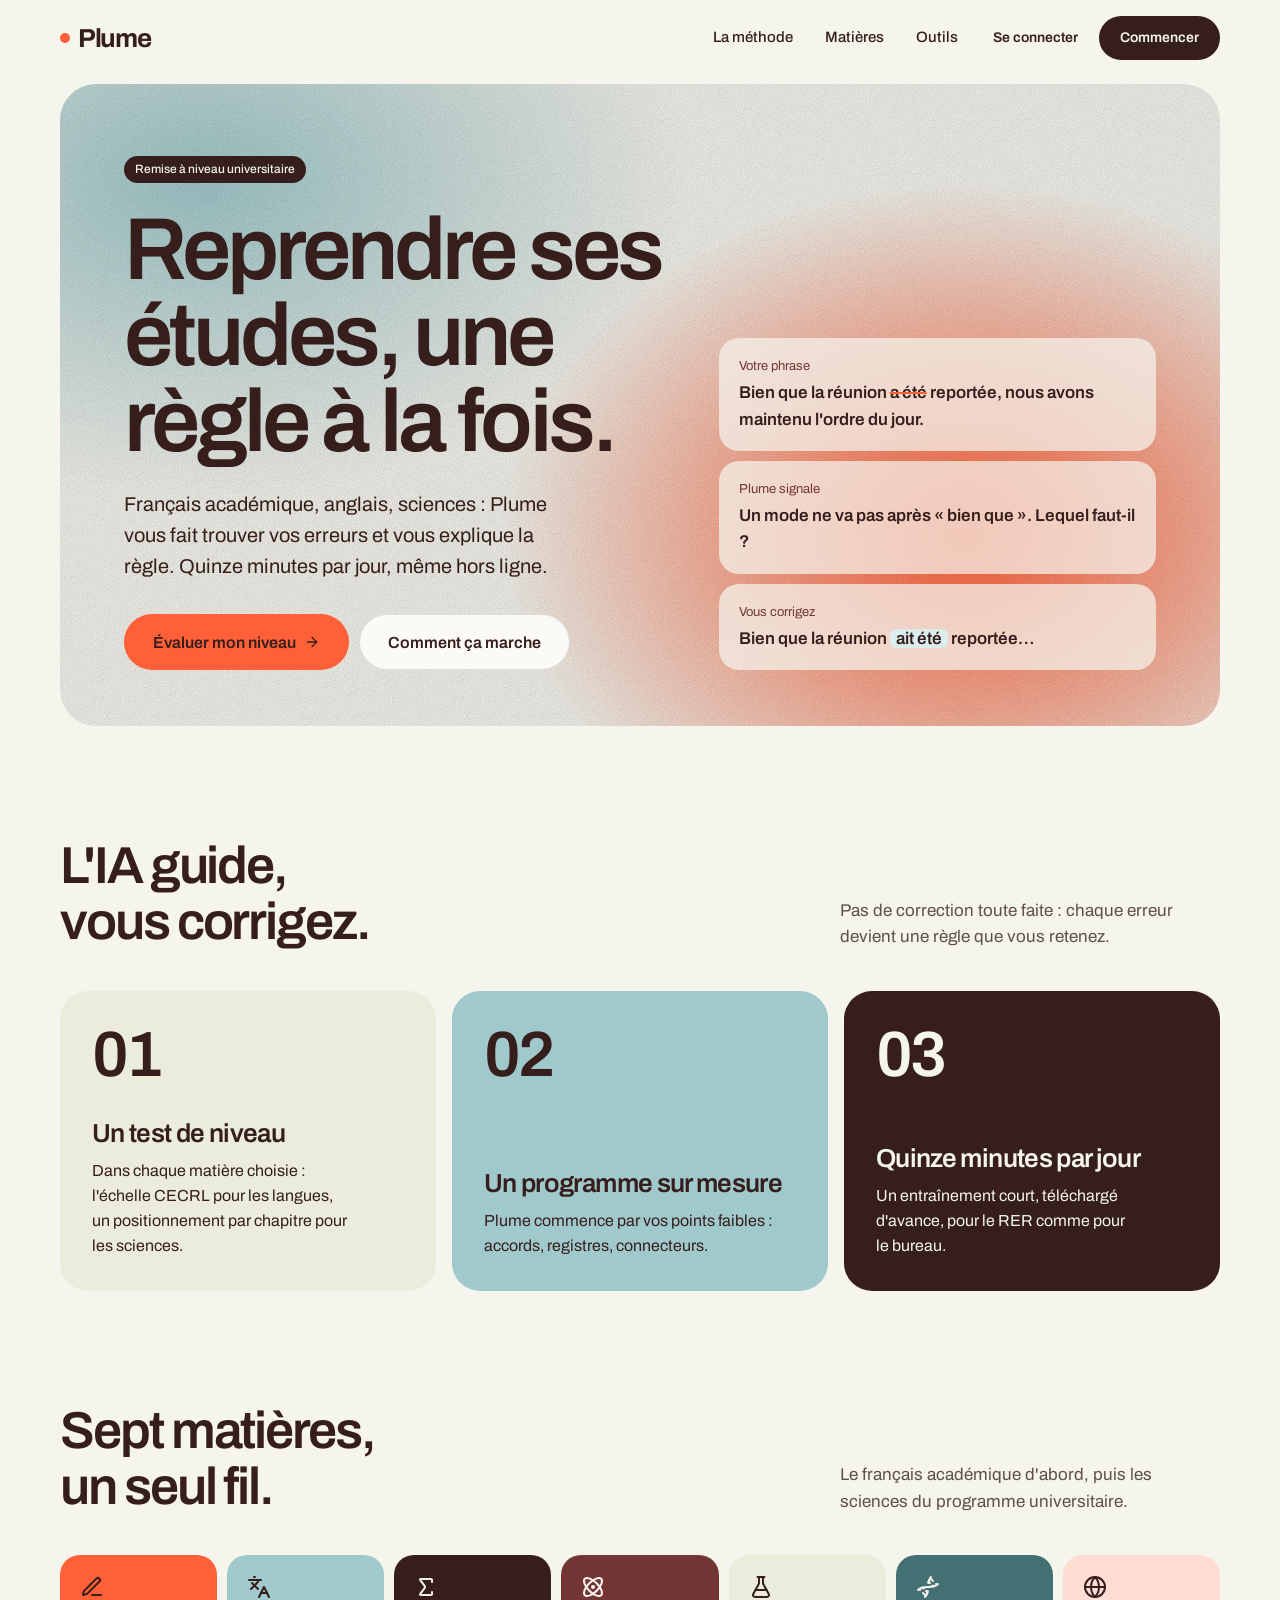
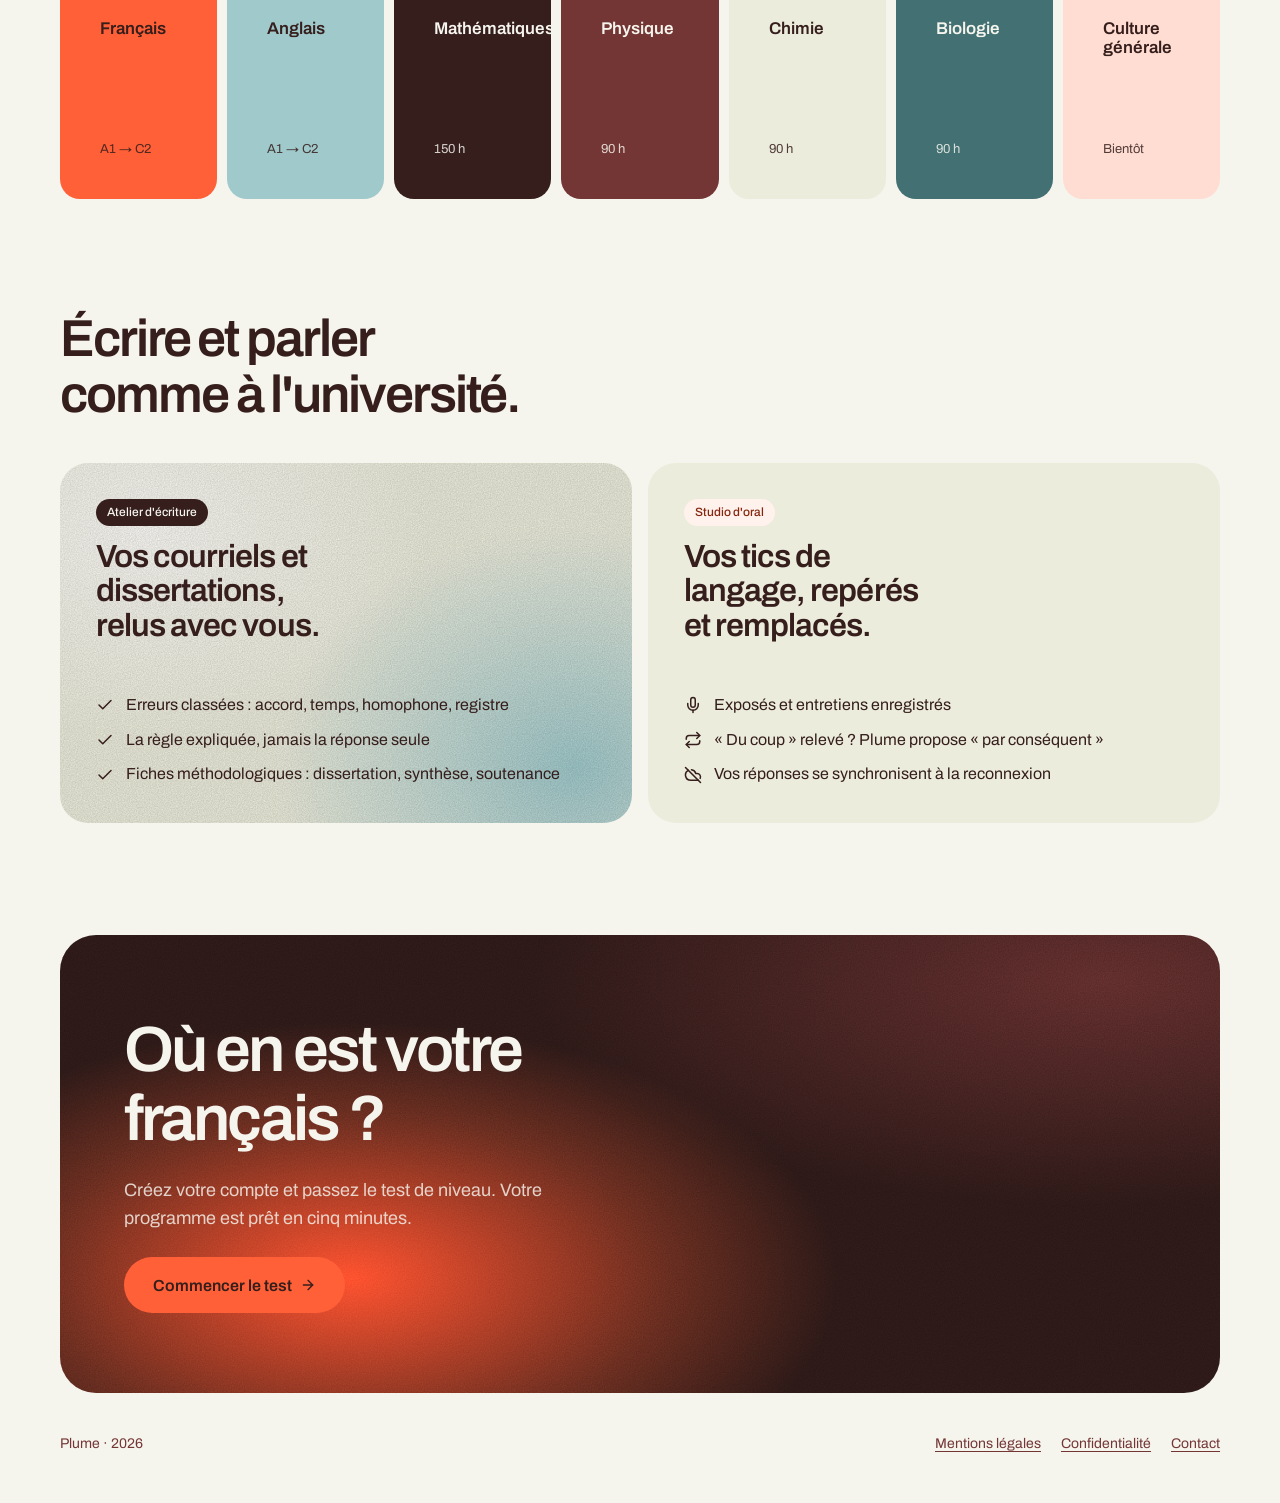
<file: frontend/index.html>
<!doctype html>
<html lang="fr">
<head>
<meta charset="utf-8">
<meta name="viewport" content="width=device-width, initial-scale=1">
<meta name="theme-color" content="#F5F4ED">
<link rel="manifest" href="manifest.webmanifest">
<link rel="icon" href="icons/icon.svg" type="image/svg+xml">
<title>Plume — Reprendre ses études</title>
<link rel="stylesheet" href="css/styles.css">
<script src="js/lucide.min.js"></script>
<style>
.wrap{max-width:1240px;margin:0 auto;padding:0 40px}
.lnav{position:sticky;top:0;z-index:5;background:color-mix(in srgb,var(--plume-snow) 88%,transparent);backdrop-filter:blur(12px)}
.lnav .wrap{display:flex;align-items:center;gap:8px;height:76px}
.brand{font-weight:700;font-size:26px;letter-spacing:-0.05em;display:flex;align-items:center;gap:8px;margin-right:auto;color:var(--color-text);text-decoration:none}
.brand i{width:10px;height:10px;border-radius:50%;background:var(--plume-orange);display:block}
.lnav .links{display:flex;gap:4px}
.lnav .links a{color:var(--color-text);text-decoration:none;font-size:15px;font-weight:500;padding:8px 14px;border-radius:var(--radius-pill)}
.lnav .links a:hover{background:color-mix(in srgb,var(--plume-kite) 6%,transparent)}
.hero{margin-top:8px;padding:72px 64px 56px;min-height:640px;display:grid;grid-template-columns:minmax(0,1.25fr) minmax(0,1fr);gap:48px;align-items:end;border-radius:var(--radius-xl)}
.hero h1{font-size:88px;line-height:.98;letter-spacing:-0.045em;margin:0 0 24px;max-width:11ch}
.hero p{font-size:20px;max-width:40ch;margin:0 0 32px}
.cta{display:flex;gap:10px;flex-wrap:wrap}
.btn-lg{min-height:56px;padding:16px 28px;font-size:16px}
.peek{display:grid;gap:10px}
.peek>div{padding:18px 20px;border-radius:var(--radius-md);background:color-mix(in srgb,var(--plume-snow) 72%,transparent);backdrop-filter:blur(10px)}
.peek small{display:block;font-size:13px;color:var(--color-text-soft);margin-bottom:4px}
.peek b{font-weight:600;font-size:17px}
.peek s{text-decoration:line-through;text-decoration-color:var(--plume-orange);text-decoration-thickness:2px}
.peek em{font-style:normal;background:var(--color-accent-2-200);padding:0 6px;border-radius:6px}
section.s{padding:112px 0 0}
.s-head{display:flex;justify-content:space-between;align-items:flex-end;gap:24px;margin-bottom:40px;flex-wrap:wrap}
.s-head h2{font-size:52px;letter-spacing:-0.04em;margin:0;max-width:16ch}
.s-head p{max-width:38ch;margin:0;font-size:17px;color:var(--color-neutral-700)}
.pr{display:grid;grid-template-columns:repeat(3,minmax(0,1fr));gap:16px}
.pr>div{border-radius:var(--radius-lg);padding:32px;min-height:300px;display:flex;flex-direction:column;gap:12px}
.pr .n{font-size:64px;font-weight:600;letter-spacing:-0.05em;line-height:1;margin-bottom:auto}
.pr h3{margin:0;font-size:26px}
.pr p{margin:0;font-size:16px}
.subj{display:grid;grid-template-columns:repeat(7,minmax(0,1fr));gap:10px}
.subj div{border-radius:var(--radius-md);padding:20px;min-height:180px;display:flex;flex-direction:column;justify-content:space-between}
.subj svg{width:24px;height:24px}
.subj b{font-weight:600;font-size:17px;line-height:1.15;display:block}
.subj small{font-size:13px;opacity:.85}
.feat{display:grid;grid-template-columns:minmax(0,1fr) minmax(0,1fr);gap:16px}
.feat>div{border-radius:var(--radius-lg);padding:36px;display:flex;flex-direction:column;gap:14px;min-height:360px}
.feat h3{font-size:32px;letter-spacing:-0.03em;margin:0;max-width:16ch}
.feat ul{list-style:none;margin:auto 0 0;padding:0;display:grid;gap:10px}
.feat li{display:flex;gap:12px;align-items:center;font-size:16px}
.feat li svg{width:18px;height:18px;flex:none}
.end{margin:112px 0 0;padding:80px 64px;border-radius:var(--radius-xl);display:flex;flex-direction:column;align-items:flex-start;gap:24px}
.end h2{font-size:64px;letter-spacing:-0.045em;margin:0;max-width:14ch}
.end p{font-size:18px;margin:0;max-width:44ch;color:color-mix(in srgb,var(--plume-snow) 82%,transparent)}
footer{display:flex;justify-content:space-between;gap:16px;flex-wrap:wrap;padding:40px 0 48px;font-size:14px;color:var(--color-text-soft)}
footer a{color:inherit}
@media (max-width:959px){
.wrap{padding:0 16px}
.lnav .wrap{height:64px}
.lnav .links{display:none}
.brand{font-size:22px}
.hero{grid-template-columns:1fr;padding:40px 24px 24px;min-height:0;gap:32px;border-radius:var(--radius-lg)}
.hero h1{font-size:48px}
.hero p{font-size:17px}
.cta .btn{flex:1}
section.s{padding-top:72px}
.s-head{margin-bottom:24px}
.s-head h2{font-size:36px}
.pr,.feat{grid-template-columns:1fr}
.pr>div{min-height:0;padding:24px}
.pr .n{font-size:44px;margin-bottom:12px}
.subj{grid-template-columns:repeat(2,minmax(0,1fr))}
.subj b{font-size:15px;overflow-wrap:anywhere}
.subj div{min-height:130px}
.subj div:last-child{grid-column:span 2;min-height:96px}
.feat>div{padding:24px;min-height:0}
.feat h3{font-size:26px}
.feat ul{margin-top:12px}
.end{margin-top:72px;padding:40px 24px;border-radius:var(--radius-lg)}
.end h2{font-size:40px}
.end .btn{width:100%}
footer{flex-direction:column;padding-bottom:32px}
}
</style>
</head>
<body>
<header class="lnav"><div class="wrap">
<a class="brand" href="index.html"><i></i>Plume</a>
<nav class="links"><a href="#methode">La méthode</a><a href="#matieres">Matières</a><a href="#outils">Outils</a></nav>
<a class="btn btn-ghost" href="connexion.html?mode=login">Se connecter</a>
<a class="btn btn-dark" href="connexion.html">Commencer</a>
</div></header>
<main class="wrap">
<section class="glow glow-sun hero" data-screen-label="Accueil · héros">
<div>
<span class="tag tag-dark" style="margin-bottom:24px">Remise à niveau universitaire</span>
<h1>Reprendre ses études, une règle à la fois.</h1>
<p>Français académique, anglais, sciences : Plume vous fait trouver vos erreurs et vous explique la règle. Quinze minutes par jour, même hors ligne.</p>
<div class="cta"><a class="btn btn-primary btn-lg" href="connexion.html">Évaluer mon niveau<i data-lucide="arrow-right"></i></a><a class="btn btn-secondary btn-lg" href="#methode">Comment ça marche</a></div>
</div>
<div class="peek" aria-hidden="true">
<div><small>Votre phrase</small><b>Bien que la réunion <s>a été</s> reportée, nous avons maintenu l'ordre du jour.</b></div>
<div><small>Plume signale</small><b>Un mode ne va pas après « bien que ». Lequel faut-il ?</b></div>
<div><small>Vous corrigez</small><b>Bien que la réunion <em>ait été</em> reportée…</b></div>
</div>
</section>

<section class="s" id="methode" data-screen-label="Accueil · méthode">
<div class="s-head"><h2>L'IA guide, vous corrigez.</h2><p>Pas de correction toute faite : chaque erreur devient une règle que vous retenez.</p></div>
<div class="pr">
<div class="block-mist"><span class="n">01</span><h3>Un test de niveau</h3><p>Dans chaque matière choisie : l'échelle CECRL pour les langues, un positionnement par chapitre pour les sciences.</p></div>
<div class="block-aqua"><span class="n">02</span><h3>Un programme sur mesure</h3><p>Plume commence par vos points faibles : accords, registres, connecteurs.</p></div>
<div class="block-kite"><span class="n">03</span><h3>Quinze minutes par jour</h3><p>Un entraînement court, téléchargé d'avance, pour le RER comme pour le bureau.</p></div>
</div>
</section>

<section class="s" id="matieres" data-screen-label="Accueil · matières">
<div class="s-head"><h2>Sept matières, un seul fil.</h2><p>Le français académique d'abord, puis les sciences du programme universitaire.</p></div>
<div class="subj">
<div class="block-orange"><i data-lucide="pen-line"></i><div><b>Français</b><small>A1 → C2</small></div></div>
<div class="block-aqua"><i data-lucide="languages"></i><div><b>Anglais</b><small>A1 → C2</small></div></div>
<div class="block-kite"><i data-lucide="sigma"></i><div><b>Mathématiques</b><small>150 h</small></div></div>
<div class="block-garnet"><i data-lucide="atom"></i><div><b>Physique</b><small>90 h</small></div></div>
<div class="block-mist"><i data-lucide="flask-conical"></i><div><b>Chimie</b><small>90 h</small></div></div>
<div style="background:var(--color-accent-2-700);color:var(--plume-snow)"><i data-lucide="dna"></i><div><b>Biologie</b><small>90 h</small></div></div>
<div style="background:var(--color-accent-200)"><i data-lucide="globe"></i><div><b>Culture générale</b><small>Bientôt</small></div></div>
</div>
</section>

<section class="s" id="outils" data-screen-label="Accueil · outils">
<div class="s-head"><h2>Écrire et parler comme à l'université.</h2></div>
<div class="feat">
<div class="glow glow-mist"><span class="tag tag-dark" style="align-self:flex-start">Atelier d'écriture</span><h3>Vos courriels et dissertations, relus avec vous.</h3><ul><li><i data-lucide="check"></i>Erreurs classées : accord, temps, homophone, registre</li><li><i data-lucide="check"></i>La règle expliquée, jamais la réponse seule</li><li><i data-lucide="check"></i>Fiches méthodologiques : dissertation, synthèse, soutenance</li></ul></div>
<div class="block-mist" style="border-radius:var(--radius-lg)"><span class="tag tag-accent" style="align-self:flex-start">Studio d'oral</span><h3>Vos tics de langage, repérés et remplacés.</h3><ul><li><i data-lucide="mic"></i>Exposés et entretiens enregistrés</li><li><i data-lucide="repeat"></i>« Du coup » relevé ? Plume propose « par conséquent »</li><li><i data-lucide="cloud-off"></i>Vos réponses se synchronisent à la reconnexion</li></ul></div>
</div>
</section>

<section class="glow glow-ember end" data-screen-label="Accueil · appel final">
<h2>Où en est votre français ?</h2>
<p>Créez votre compte et passez le test de niveau. Votre programme est prêt en cinq minutes.</p>
<a class="btn btn-primary btn-lg" href="connexion.html">Commencer le test<i data-lucide="arrow-right"></i></a>
</section>
<footer><span>Plume · 2026</span><span style="display:flex;gap:20px"><a href="#">Mentions légales</a><a href="#">Confidentialité</a><a href="#">Contact</a></span></footer>
</main>
<script>lucide.createIcons();</script>
<script>if("serviceWorker" in navigator)navigator.serviceWorker.register("sw.js");</script>
</body>
</html>
</file>
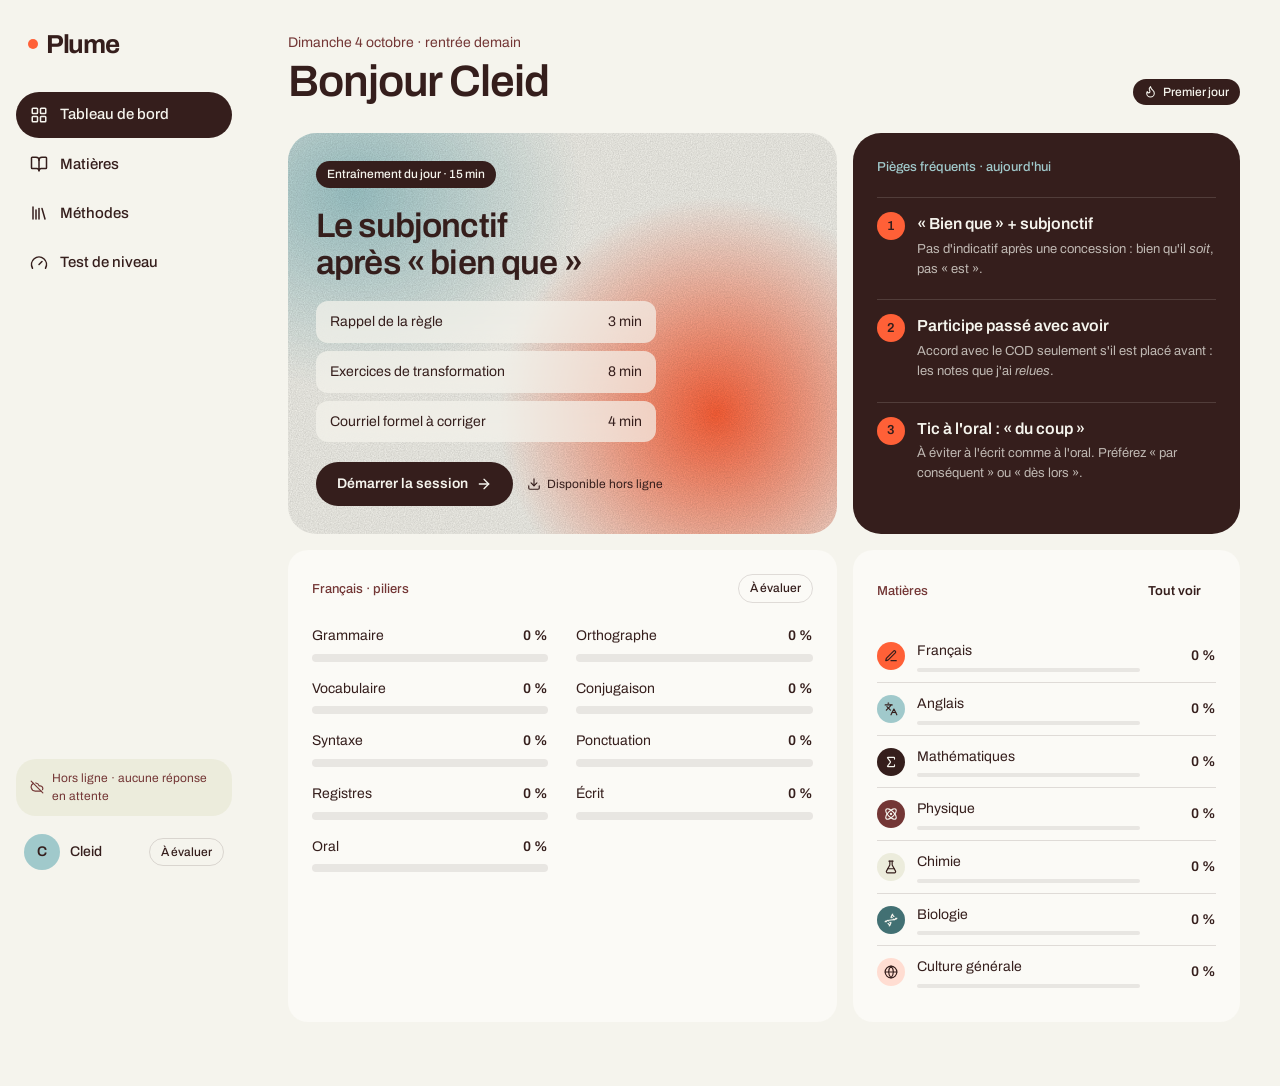
<file: frontend/app.html>
<!doctype html>
<html lang="fr">
<head>
<meta charset="utf-8">
<meta name="viewport" content="width=device-width, initial-scale=1">
<meta name="theme-color" content="#F5F4ED">
<link rel="manifest" href="manifest.webmanifest">
<link rel="icon" href="icons/icon.svg" type="image/svg+xml">
<title>Plume</title>
<link rel="stylesheet" href="css/styles.css">
<script src="js/lucide.min.js"></script>
<script src="js/marked.min.js"></script>
<style>
body{min-height:100vh}
.app{display:grid;grid-template-columns:248px minmax(0,1fr);min-height:100vh}
.app>div{min-width:0}
.side{position:sticky;top:0;height:100vh;display:flex;flex-direction:column;gap:4px;padding:24px 16px}
.brand{font-weight:700;font-size:26px;letter-spacing:-0.05em;padding:0 12px 24px;display:flex;align-items:center;gap:8px}
.brand i{width:10px;height:10px;border-radius:50%;background:var(--plume-orange);display:block}
.side a{display:flex;align-items:center;gap:12px;padding:11px 14px;border-radius:var(--radius-pill);color:var(--color-text);text-decoration:none;font-weight:500;font-size:15px}
.side a:hover{background:color-mix(in srgb,var(--plume-kite) 6%,transparent)}
.side a[aria-current="page"]{background:var(--plume-kite);color:var(--plume-snow)}
.side a svg{width:18px;height:18px}
.side-foot{margin-top:auto;display:grid;gap:12px}
.sync{display:flex;align-items:center;gap:8px;font-size:12px;color:var(--color-text-soft);padding:10px 14px;border-radius:var(--radius-md);background:var(--plume-mist)}
.sync svg{width:14px;height:14px;flex:none}
.me{display:flex;align-items:center;gap:10px;padding:6px 8px;font-size:14px;font-weight:500}
.av{width:36px;height:36px;border-radius:50%;display:grid;place-items:center;background:var(--plume-aqua);font-weight:600;font-size:14px}
.top{display:none}
.tabs{display:none}
main{padding:32px 40px 64px;max-width:1160px;width:100%}
.screen{display:none}.screen.on{display:block;animation:in .35s var(--ease)}
@keyframes in{from{opacity:0;transform:translateY(6px)}to{opacity:1;transform:none}}
.eyebrow{font-size:14px;color:var(--color-text-soft);margin-bottom:4px}
.head{display:flex;align-items:flex-end;justify-content:space-between;gap:16px;margin-bottom:28px;flex-wrap:wrap}
.head h1{margin:0}
.g12{display:grid;grid-template-columns:repeat(12,minmax(0,1fr));gap:16px}
.c7{grid-column:span 7}.c5{grid-column:span 5}.c12{grid-column:span 12}
.sec{font-size:13px;font-weight:500;color:var(--color-text-soft);margin:0 0 14px;display:flex;justify-content:space-between;align-items:center}
/* dashboard */
.hero{padding:28px;min-height:340px;display:flex;flex-direction:column;gap:20px}
.hero h2{font-size:34px;max-width:15ch;margin:0}
.steps{display:grid;gap:8px;max-width:340px}
.steps div{display:flex;justify-content:space-between;align-items:center;padding:10px 14px;border-radius:var(--radius-sm);background:color-mix(in srgb,var(--plume-snow) 70%,transparent);backdrop-filter:blur(8px);font-size:14px}
.hero-foot{margin-top:auto;display:flex;align-items:center;gap:14px;flex-wrap:wrap}
.hero-foot small{font-size:12px;display:flex;align-items:center;gap:6px}
.hero-foot small svg{width:14px;height:14px}
.traps{padding:24px;border-radius:var(--radius-lg);display:flex;flex-direction:column;gap:6px}
.traps .sec{color:var(--color-accent-2-400)}
.trap{display:grid;grid-template-columns:28px 1fr;gap:12px;padding:14px 0;border-top:1px solid color-mix(in srgb,var(--plume-snow) 14%,transparent)}
.trap b{font-weight:600;font-size:16px;display:block;margin-bottom:2px}
.trap p{margin:0;font-size:13px;color:color-mix(in srgb,var(--plume-snow) 72%,transparent)}
.trap .n{width:28px;height:28px;border-radius:50%;background:var(--plume-orange);color:var(--plume-kite);display:grid;place-items:center;font-size:13px;font-weight:600}
.bars{display:grid;grid-template-columns:1fr 1fr;gap:16px 28px}
.bar{display:grid;gap:7px;font-size:14px}
.bar span{display:flex;justify-content:space-between}
.bar b{font-weight:600;font-variant-numeric:tabular-nums}
.subj-row{display:grid;grid-template-columns:28px 1fr 64px;align-items:center;gap:12px;padding:10px 0;font-size:14px;border-bottom:1px solid var(--color-divider);cursor:pointer}
.subj-row:last-child{border:0}
.subj-row .dot{width:28px;height:28px;border-radius:50%;display:grid;place-items:center}
.subj-row .dot svg{width:14px;height:14px}
/* matières */
.tiles{display:grid;grid-template-columns:repeat(7,minmax(0,1fr));gap:10px;margin-bottom:24px}
.tile{all:unset;box-sizing:border-box;cursor:pointer;border-radius:var(--radius-md);padding:16px;min-height:132px;display:flex;flex-direction:column;justify-content:space-between;gap:12px;transition:transform .2s var(--ease)}
.tile:hover{transform:translateY(-2px)}
.tile:focus-visible{outline:2px solid var(--plume-orange);outline-offset:2px}
.tile[aria-pressed="true"]{box-shadow:0 0 0 2px var(--plume-snow),0 0 0 4px var(--plume-kite)}
.tile svg{width:20px;height:20px}
.tile b{font-weight:600;font-size:15px;line-height:1.15}
.tile small{font-size:12px;opacity:.8;font-variant-numeric:tabular-nums}
.detail{display:grid;grid-template-columns:minmax(0,1fr) 300px;gap:16px}
.chap{display:grid;grid-template-columns:36px minmax(0,1fr) auto;gap:14px;align-items:center;padding:14px 16px;border-radius:var(--radius-md);background:var(--color-surface-raised)}
.chap+.chap{margin-top:8px}
.chap .k{width:36px;height:36px;border-radius:50%;display:grid;place-items:center;background:var(--plume-mist);font-size:13px;font-weight:600}
.chap.done .k{background:var(--plume-kite);color:var(--plume-snow)}
.chap.now .k{background:var(--plume-orange)}
.chap b{font-weight:600;display:block}
.parts{display:flex;gap:4px;margin-top:6px;flex-wrap:wrap}
.parts span{font-size:11px;padding:2px 8px;border-radius:var(--radius-pill);background:var(--plume-mist);color:var(--color-neutral-700)}
.parts span.ok{background:var(--color-accent-2-200);color:var(--color-accent-2-900)}
.side-card{padding:24px;display:flex;flex-direction:column;gap:14px}
.big{font-size:56px;font-weight:600;letter-spacing:-0.05em;line-height:1;font-variant-numeric:tabular-nums}
/* méthodes */
.mgrid{display:grid;grid-template-columns:repeat(3,minmax(0,1fr));gap:12px}
.mcard{all:unset;box-sizing:border-box;cursor:pointer;padding:22px;border-radius:var(--radius-md);background:var(--color-surface-raised);min-height:180px;display:flex;flex-direction:column;gap:8px;transition:transform .2s var(--ease)}
.mcard:hover{transform:translateY(-2px)}
.mcard:focus-visible{outline:2px solid var(--plume-orange)}
.mcard h4{margin:auto 0 0}
.mcard p{margin:0;font-size:13px;color:var(--color-neutral-700)}
.mcard.feat{grid-row:span 2;min-height:372px}
.mcard.glow{position:relative;overflow:hidden;isolation:isolate}
.mcard.glow-sun{background:radial-gradient(55% 75% at 78% 70%,#FF6037 0%,color-mix(in srgb,#FF6037 0%,transparent) 72%),radial-gradient(60% 70% at 12% 15%,#A0C9CB 0%,color-mix(in srgb,#A0C9CB 0%,transparent) 70%),#F5F4ED}
.mcard.glow-sun p{color:var(--plume-kite)}
.mcard.feat h4{font-size:28px;letter-spacing:-0.03em}
.ol{counter-reset:s;display:grid;gap:10px;margin:0;padding:0;list-style:none}
.ol li{counter-increment:s;display:grid;grid-template-columns:32px 1fr;gap:12px;padding:14px;border-radius:var(--radius-md);background:var(--color-surface-raised);font-size:14px}
.ol li::before{content:counter(s);width:32px;height:32px;border-radius:50%;background:var(--plume-mist);display:grid;place-items:center;font-weight:600;font-size:13px}
.ol li b{display:block;font-weight:600;font-size:15px}
.vocab{display:grid;grid-template-columns:repeat(3,minmax(0,1fr));gap:12px}
.vgroup{padding:20px;border-radius:var(--radius-md);background:var(--color-surface-raised)}
.vgroup h5{margin-bottom:12px}
.vsub{font-size:12px;color:var(--color-text-soft);margin:12px 0 6px}
.chips{display:flex;flex-wrap:wrap;gap:6px}
.chip{font-size:13px;padding:6px 12px;border-radius:var(--radius-pill);background:var(--plume-mist)}
.chip mark{background:var(--color-accent-200);color:inherit;border-radius:4px}
.back{margin-bottom:16px}
/* test */
.t-intro{padding:36px;min-height:420px;display:flex;flex-direction:column;gap:20px}
.t-intro h2{font-size:44px;max-width:14ch;margin:0}
.t-parts{display:grid;grid-template-columns:repeat(4,minmax(0,1fr));gap:8px;margin-top:auto}
.t-parts div{padding:14px;border-radius:var(--radius-md);background:color-mix(in srgb,var(--plume-snow) 12%,transparent);font-size:13px}
.t-parts b{display:block;font-size:15px;font-weight:600}
.quiz{max-width:640px}
.q-top{display:flex;align-items:center;gap:14px;margin-bottom:28px}
.q-top .progress{flex:1}
.q-prompt{font-size:26px;font-weight:600;letter-spacing:-0.02em;line-height:1.25;margin:10px 0 24px;text-wrap:pretty}
.q-prompt u{text-decoration:none;background:var(--color-accent-200);padding:0 6px;border-radius:6px}
.q-opts{display:grid;gap:8px;margin-bottom:24px}
.q-foot{display:flex;justify-content:space-between;gap:12px}
.ptiles{display:grid;grid-template-columns:repeat(7,minmax(0,1fr));gap:10px}
.ptile{all:unset;box-sizing:border-box;cursor:pointer;position:relative;border-radius:var(--radius-md);padding:16px;min-height:150px;display:flex;flex-direction:column;justify-content:space-between;gap:12px;background:var(--color-surface-raised);transition:transform .2s var(--ease),background .2s}
.ptile:hover{transform:translateY(-2px)}
.ptile:focus-visible{outline:2px solid var(--plume-orange);outline-offset:2px}
.ptile:disabled{cursor:not-allowed;opacity:.55;transform:none}
.ptile .ic{width:36px;height:36px;border-radius:50%;display:grid;place-items:center}
.ptile .ic svg{width:18px;height:18px}
.ptile[aria-pressed="true"] .ic{background:color-mix(in srgb,var(--plume-snow) 22%,transparent)!important;color:inherit!important}
.ptile b{font-weight:600;font-size:15px;line-height:1.15;display:block;margin-bottom:2px;overflow-wrap:anywhere}
.ptile small{font-size:12px;opacity:.85}
.ptile .ck{position:absolute;top:12px;right:12px;width:24px;height:24px;border-radius:50%;display:grid;place-items:center;background:var(--plume-snow);color:var(--plume-kite);opacity:0;transition:opacity .2s}
.ptile[aria-pressed="true"] .ck{opacity:1}
.t-bar{display:flex;align-items:center;justify-content:space-between;gap:16px;margin-top:16px;padding:12px 12px 12px 24px;border-radius:var(--radius-pill);background:var(--plume-mist);font-size:14px;flex-wrap:wrap}
.substep{display:flex;gap:6px;flex-wrap:wrap;margin:-12px 0 20px}
.substep span{font-size:12px;font-weight:500;padding:4px 10px;border-radius:var(--radius-pill);background:var(--plume-mist)}
.substep span.on{background:var(--plume-kite);color:var(--plume-snow)}
.substep span.ok{background:var(--color-accent-2-200);color:var(--color-accent-2-900)}
.srow{display:grid;grid-template-columns:32px minmax(0,1fr) auto;gap:12px;align-items:center}
.result{display:grid;grid-template-columns:minmax(0,1fr) minmax(0,1fr);gap:16px}
.res-hero{padding:32px;min-height:360px;display:flex;flex-direction:column;gap:12px}
.level{font-size:120px;font-weight:600;letter-spacing:-0.06em;line-height:.9}
/* chapitre */
.etape .items{display:grid;gap:6px;margin-top:12px}
.item{display:flex;align-items:center;gap:10px;padding:8px 12px;border-radius:var(--radius-sm);background:color-mix(in srgb,var(--plume-mist) 60%,transparent);font-size:14px;color:var(--color-text);text-decoration:none}
.item .tag{flex:none}
.item .it{flex:1;min-width:0}
.item small{flex:none;font-size:12px;color:var(--color-text-soft)}
.item.on{background:var(--plume-mist);font-weight:500}
.item.on:hover{background:var(--color-neutral-400)}
.item svg{width:16px;height:16px;flex:none}
.chap.etape{align-items:flex-start}
.ctabs{display:flex;gap:4px;margin-bottom:24px;border-bottom:1px solid var(--color-divider);overflow-x:auto}
.ctab{all:unset;cursor:pointer;padding:10px 16px;font-size:15px;font-weight:500;border-bottom:2px solid transparent;margin-bottom:-1px}
.ctab[aria-selected="true"]{border-color:var(--plume-orange)}
.ctab:focus-visible{outline:2px solid var(--plume-orange)}
.md{max-width:760px;font-size:16px;line-height:1.6}
.md h3{font-size:20px;margin:28px 0 10px}
.md table{border-collapse:collapse;width:100%;margin:12px 0;font-size:14px;display:block;overflow-x:auto}
.md th,.md td{text-align:left;padding:8px 10px;border-bottom:1px solid var(--color-divider)}
.md blockquote{margin:12px 0;padding:16px 20px;border-radius:var(--radius-md);background:var(--color-surface-raised)}
.md blockquote p{margin:4px 0}
.md hr{display:none}
.md del{text-decoration-color:var(--plume-orange);text-decoration-thickness:2px}
.corrige{margin-top:24px;max-width:760px}
.corrige summary{cursor:pointer;font-weight:600;padding:12px 16px;border-radius:var(--radius-pill);background:var(--plume-mist);display:inline-block}
@media (max-width:959px){
.app{grid-template-columns:1fr}
.side{display:none}
.top{display:flex;align-items:center;justify-content:space-between;padding:14px 16px 4px;position:sticky;top:0;z-index:5;background:color-mix(in srgb,var(--plume-snow) 88%,transparent);backdrop-filter:blur(12px)}
.top .brand{padding:0;font-size:22px}
.top .sync{padding:6px 10px;border-radius:var(--radius-pill)}
.tabs{display:grid;grid-template-columns:repeat(4,1fr);position:fixed;left:12px;right:12px;bottom:12px;z-index:5;padding:6px;border-radius:var(--radius-pill);background:var(--plume-kite);box-shadow:var(--shadow-lg)}
.tabs a{display:flex;flex-direction:column;align-items:center;gap:2px;padding:8px 4px;min-height:52px;justify-content:center;border-radius:var(--radius-pill);color:color-mix(in srgb,var(--plume-snow) 70%,transparent);text-decoration:none;font-size:11px;font-weight:500}
.tabs a svg{width:20px;height:20px}
.tabs a[aria-current="page"]{background:var(--plume-snow);color:var(--plume-kite)}
main{padding:12px 16px 112px}
h1{font-size:34px}
.head{margin-bottom:20px}
.c7,.c5{grid-column:span 12}
.hero{min-height:0;padding:22px}.hero h2{font-size:27px}
.bars{grid-template-columns:1fr}
.tiles{display:flex;overflow-x:auto;margin:0 -16px 20px;padding:4px 16px;scrollbar-width:none}
.tile{flex:0 0 128px;min-height:118px}
.detail{grid-template-columns:1fr}
.detail .side-card{order:-1}
.mgrid,.vocab{grid-template-columns:1fr}
.mcard.feat{min-height:220px;grid-row:auto}
.t-intro{padding:24px;min-height:0}.t-intro h2{font-size:32px}
.t-parts{grid-template-columns:1fr 1fr}
.q-prompt{font-size:21px}
.result{grid-template-columns:1fr}
.ptiles{grid-template-columns:repeat(2,minmax(0,1fr))}.ptile{min-height:124px}
.t-bar{border-radius:var(--radius-lg);padding:16px}.t-bar .btn{width:100%}.level{font-size:96px}
}
</style>
</head>
<body>
<div class="app">
<nav class="side" aria-label="Navigation">
<div class="brand"><i></i>Plume</div>
<a href="#accueil" data-nav="accueil"><i data-lucide="layout-grid"></i>Tableau de bord</a>
<a href="#matieres" data-nav="matieres"><i data-lucide="book-open"></i>Matières</a>
<a href="#methodes" data-nav="methodes"><i data-lucide="library"></i>Méthodes</a>
<a href="#test" data-nav="test"><i data-lucide="gauge"></i>Test de niveau</a>
<div class="side-foot">
<div class="sync"><i data-lucide="cloud-off"></i>Hors ligne · aucune réponse en attente</div>
<div class="me"><span class="av">C</span>Cleid<span class="tag tag-outline" style="margin-left:auto">À évaluer</span></div>
</div>
</nav>
<div>
<header class="top"><div class="brand"><i></i>Plume</div><div class="sync"><i data-lucide="cloud-off"></i>Hors ligne</div></header>
<main>

<section class="screen" id="s-accueil" data-screen-label="Tableau de bord">
<div class="head"><div><div class="eyebrow">Dimanche 4 octobre · rentrée demain</div><h1>Bonjour Cleid</h1></div><span class="tag tag-dark"><i data-lucide="flame" style="width:13px;height:13px"></i>Premier jour</span></div>
<div class="g12">
<article class="glow glow-sun hero c7">
<span class="tag tag-dark" style="align-self:flex-start">Entraînement du jour · 15 min</span>
<h2>Le subjonctif après « bien que »</h2>
<div class="steps"><div>Rappel de la règle<span class="num">3 min</span></div><div>Exercices de transformation<span class="num">8 min</span></div><div>Courriel formel à corriger<span class="num">4 min</span></div></div>
<div class="hero-foot"><a class="btn btn-dark" href="#test">Démarrer la session<i data-lucide="arrow-right"></i></a><small><i data-lucide="download"></i>Disponible hors ligne</small></div>
</article>
<aside class="traps block-kite c5">
<div class="sec">Pièges fréquents · aujourd'hui</div>
<div class="trap"><span class="n">1</span><div><b>« Bien que » + subjonctif</b><p>Pas d'indicatif après une concession : bien qu'il <em>soit</em>, pas « est ».</p></div></div>
<div class="trap"><span class="n">2</span><div><b>Participe passé avec avoir</b><p>Accord avec le COD seulement s'il est placé avant : les notes que j'ai <em>relues</em>.</p></div></div>
<div class="trap"><span class="n">3</span><div><b>Tic à l'oral : « du coup »</b><p>À éviter à l'écrit comme à l'oral. Préférez « par conséquent » ou « dès lors ».</p></div></div>
</aside>
<article class="card c7" style="padding:24px">
<div class="sec">Français · piliers <span class="tag tag-outline">À évaluer</span></div>
<div class="bars" id="pillars"></div>
</article>
<article class="card c5" style="padding:24px">
<div class="sec">Matières <a class="btn btn-ghost btn-sm" href="#matieres">Tout voir</a></div>
<div id="subj-mini"></div>
</article>
</div>
</section>

<section class="screen" id="s-matieres" data-screen-label="Matières">
<div class="head"><div><div class="eyebrow">Remise à niveau · session 2026–2027</div><h1>Matières</h1></div></div>
<div class="tiles" id="tiles"></div>
<div class="detail">
<div><div class="sec" id="d-label"></div><div id="chapters"></div></div>
<aside class="glow glow-mist side-card" id="d-side"></aside>
</div>
</section>

<section class="screen" id="s-methodes" data-screen-label="Méthodes">
<div class="head"><div><div class="eyebrow">Bibliothèque</div><h1>Méthodes et guides</h1></div>
<div class="seg" role="radiogroup"><label class="seg-opt"><input type="radio" name="mtab" value="fiches" checked>Fiches méthodologiques</label><label class="seg-opt"><input type="radio" name="mtab" value="vocab">Vocabulaire académique</label></div></div>
<div id="m-fiches"></div>
<div id="m-vocab" hidden>
<div class="field" style="max-width:420px;margin-bottom:16px"><input class="input" id="vsearch" placeholder="Chercher un connecteur, un verbe…"></div>
<div class="vocab" id="vocab"></div>
</div>
</section>

<section class="screen" id="s-test" data-screen-label="Test de niveau">
<div id="t-root"></div>
</section>

<section class="screen" id="s-cours" data-screen-label="Chapitre">
<div id="c-root"></div>
</section>

</main>
</div>
<nav class="tabs" aria-label="Onglets">
<a href="#accueil" data-nav="accueil"><i data-lucide="layout-grid"></i>Accueil</a>
<a href="#matieres" data-nav="matieres"><i data-lucide="book-open"></i>Matières</a>
<a href="#methodes" data-nav="methodes"><i data-lucide="library"></i>Méthodes</a>
<a href="#test" data-nav="test"><i data-lucide="gauge"></i>Niveau</a>
</nav>
</div>
<script src="js/plume-data.js"></script>
<script src="js/plume-app.js"></script>
<script>if("serviceWorker" in navigator)navigator.serviceWorker.register("sw.js");</script>
</body>
</html>
</file>
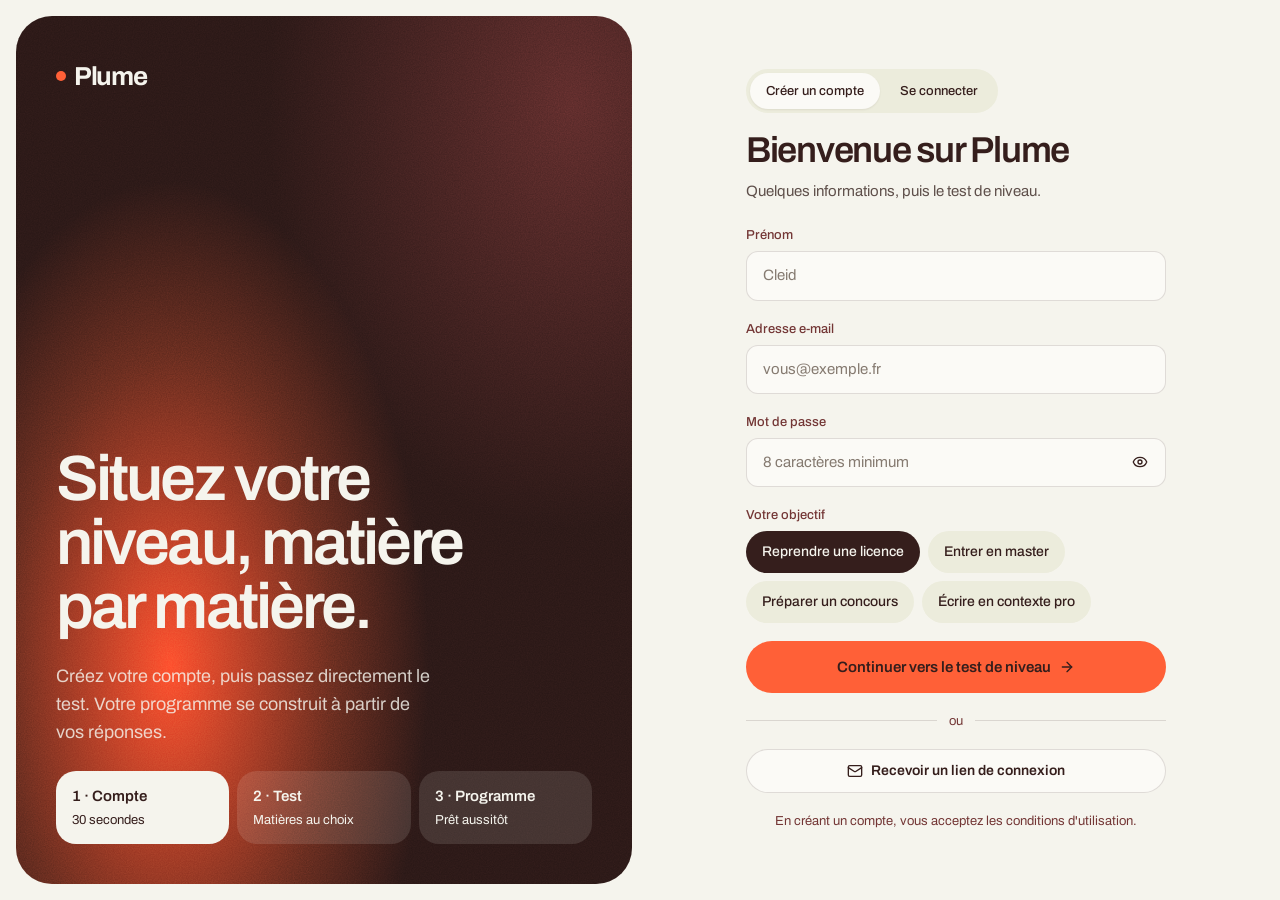
<file: frontend/connexion.html>
<!doctype html>
<html lang="fr">
<head>
<meta charset="utf-8">
<meta name="viewport" content="width=device-width, initial-scale=1">
<meta name="theme-color" content="#F5F4ED">
<link rel="manifest" href="manifest.webmanifest">
<link rel="icon" href="icons/icon.svg" type="image/svg+xml">
<title>Plume — Connexion</title>
<link rel="stylesheet" href="css/styles.css">
<script src="js/lucide.min.js"></script>
<style>
body{min-height:100vh}
.auth{display:grid;grid-template-columns:minmax(0,1fr) minmax(0,1fr);gap:16px;min-height:100vh;padding:16px}
.art{border-radius:var(--radius-xl);padding:40px;display:flex;flex-direction:column;gap:24px}
.brand{font-weight:700;font-size:26px;letter-spacing:-0.05em;display:flex;align-items:center;gap:8px;color:inherit;text-decoration:none}
.brand i{width:10px;height:10px;border-radius:50%;background:var(--plume-orange);display:block}
.art h1{font-size:64px;line-height:1;letter-spacing:-0.045em;margin:auto 0 0;max-width:12ch}
.art p{font-size:18px;margin:0;max-width:38ch;color:color-mix(in srgb,var(--plume-snow) 82%,transparent)}
.flow{display:grid;grid-template-columns:repeat(3,minmax(0,1fr));gap:8px}
.flow div{padding:14px 16px;border-radius:var(--radius-md);background:color-mix(in srgb,var(--plume-snow) 12%,transparent);font-size:13px}
.flow div.on{background:var(--plume-snow);color:var(--plume-kite)}
.flow b{display:block;font-size:15px;font-weight:600;margin-bottom:2px}
.pane{display:flex;align-items:center;justify-content:center;padding:40px 24px}
form{width:min(420px,100%);display:flex;flex-direction:column;gap:18px}
form h2{font-size:36px;letter-spacing:-0.035em;margin:0}
.sub{margin:-8px 0 4px;color:var(--color-neutral-700)}
.goals{display:flex;flex-wrap:wrap;gap:8px}
.goal{all:unset;cursor:pointer;font-size:14px;font-weight:500;padding:10px 16px;border-radius:var(--radius-pill);background:var(--plume-mist);min-height:20px}
.goal:hover{background:var(--color-neutral-400)}
.goal[aria-pressed="true"]{background:var(--plume-kite);color:var(--plume-snow)}
.goal:focus-visible{outline:2px solid var(--plume-orange);outline-offset:2px}
.pw{position:relative}
.pw .input{padding-right:52px}
.pw button{position:absolute;right:4px;top:2px}
.or{display:flex;align-items:center;gap:12px;font-size:13px;color:var(--color-text-soft)}
.or::before,.or::after{content:"";flex:1;height:1px;background:var(--color-divider)}
.small{font-size:13px;color:var(--color-text-soft);margin:0;text-align:center}
.err{font-size:13px;color:var(--color-accent-700);margin-top:6px}
[hidden]{display:none!important}
@media (max-width:959px){
.auth{grid-template-columns:1fr;padding:12px;min-height:0}
.art{padding:24px;gap:16px;border-radius:var(--radius-lg)}
.art h1{font-size:34px;margin-top:24px}
.art p{font-size:15px}
.flow{display:none}
.pane{padding:16px 8px 40px;align-items:flex-start}
form h2{font-size:28px}
}
</style>
</head>
<body>
<div class="auth">
<aside class="glow glow-ember art" data-screen-label="Connexion · visuel">
<a class="brand" href="index.html"><i></i>Plume</a>
<h1 id="art-h">Situez votre niveau, matière par matière.</h1>
<p id="art-p">Créez votre compte, puis passez directement le test. Votre programme se construit à partir de vos réponses.</p>
<div class="flow"><div class="on"><b>1 · Compte</b>30 secondes</div><div><b>2 · Test</b>Matières au choix</div><div><b>3 · Programme</b>Prêt aussitôt</div></div>
</aside>
<div class="pane">
<form id="f" novalidate data-screen-label="Connexion · formulaire">
<div class="seg" role="radiogroup" style="align-self:flex-start"><label class="seg-opt"><input type="radio" name="mode" value="signup" checked>Créer un compte</label><label class="seg-opt"><input type="radio" name="mode" value="login">Se connecter</label></div>
<h2 id="t">Bienvenue sur Plume</h2>
<p class="sub" id="st">Quelques informations, puis le test de niveau.</p>
<div class="field" data-only="signup"><label for="name">Prénom</label><input class="input" id="name" autocomplete="given-name" placeholder="Cleid"></div>
<div class="field"><label for="mail">Adresse e-mail</label><input class="input" id="mail" type="email" autocomplete="email" placeholder="vous@exemple.fr"><div class="err" id="e-mail" hidden>Saisissez une adresse e-mail valide.</div></div>
<div class="field"><label for="pw">Mot de passe</label><div class="pw"><input class="input" id="pw" type="password" autocomplete="new-password" placeholder="8 caractères minimum"><button type="button" class="btn btn-ghost btn-icon" id="eye" aria-label="Afficher le mot de passe"><i data-lucide="eye"></i></button></div><div class="err" id="e-pw" hidden>8 caractères minimum.</div></div>
<div class="field" data-only="signup"><label>Votre objectif</label><div class="goals"><button type="button" class="goal" aria-pressed="true">Reprendre une licence</button><button type="button" class="goal" aria-pressed="false">Entrer en master</button><button type="button" class="goal" aria-pressed="false">Préparer un concours</button><button type="button" class="goal" aria-pressed="false">Écrire en contexte pro</button></div></div>
<button class="btn btn-primary btn-block" style="min-height:52px;font-size:15px" id="go">Continuer vers le test de niveau<i data-lucide="arrow-right"></i></button>
<div class="or">ou</div>
<button type="button" class="btn btn-secondary btn-block" id="g"><i data-lucide="mail"></i>Recevoir un lien de connexion</button>
<p class="small" data-only="signup">En créant un compte, vous acceptez les conditions d'utilisation.</p>
<p class="small" data-only="login"><a href="#">Mot de passe oublié ?</a></p>
</form>
</div>
</div>
<script>
(function(){
const $=s=>document.querySelector(s);
const set=m=>{
 document.querySelectorAll('[data-only]').forEach(el=>el.hidden=el.dataset.only!==m);
 const su=m==="signup";
 $("#t").textContent=su?"Bienvenue sur Plume":"Bon retour";
 $("#st").textContent=su?"Quelques informations, puis le test de niveau.":"Reprenez là où vous vous étiez arrêté.";
 $("#go").firstChild.textContent=su?"Continuer vers le test de niveau":"Se connecter";
 $("#pw").autocomplete=su?"new-password":"current-password";
 $("#art-h").textContent=su?"Situez votre niveau, matière par matière.":"Votre entraînement du jour vous attend.";
 $("#art-p").textContent=su?"Créez votre compte, puis passez directement le test. Votre programme se construit à partir de vos réponses.":"Vos réponses hors ligne seront synchronisées dès la connexion.";
 document.querySelector('input[value="'+m+'"]').checked=true;
};
document.querySelectorAll('input[name="mode"]').forEach(r=>r.onchange=()=>set(r.value));
set(new URLSearchParams(location.search).get("mode")==="login"?"login":"signup");
document.querySelectorAll(".goal").forEach(b=>b.onclick=()=>document.querySelectorAll(".goal").forEach(x=>x.setAttribute("aria-pressed",x===b)));
$("#eye").onclick=()=>{const p=$("#pw");p.type=p.type==="password"?"text":"password";};
$("#f").onsubmit=e=>{e.preventDefault();
 const okM=/^\S+@\S+\.\S+$/.test($("#mail").value),okP=$("#pw").value.length>=8;
 $("#e-mail").hidden=okM;$("#e-pw").hidden=okP;
 if(!okM||!okP)return;
 const login=document.querySelector('input[name="mode"]:checked').value==="login";
 location.href="app.html#"+(login?"accueil":"test");
};
$("#g").onclick=()=>{$("#g").innerHTML='<i data-lucide="check"></i>Lien envoyé, vérifiez vos e-mails';lucide.createIcons();};
lucide.createIcons();
})();
</script>
<script>if("serviceWorker" in navigator)navigator.serviceWorker.register("sw.js");</script>
</body>
</html>
</file>
<file: frontend/css/styles.css>
/* Plume — design-system tokens and component classes. Source of truth for the look; see readme.md. */
@import url('https://fonts.googleapis.com/css2?family=Archivo:wght@400;500;600;700;800&display=swap');

:root {
  /* Palette (MP059) */
  --plume-snow: #F5F4ED;     /* Morning Snow — ground */
  --plume-mist: #ECECDC;     /* Amazon Mist — surface */
  --plume-aqua: #A0C9CB;     /* Aqua Mist — calm accent */
  --plume-orange: #FF6037;   /* Toxic Orange — action */
  --plume-garnet: #733635;   /* Garnet — deep accent */
  --plume-kite: #351E1C;     /* Black Kite — ink */

  --color-bg: var(--plume-snow);
  --color-surface: var(--plume-mist);
  --color-surface-raised: #FBFAF6;
  --color-text: var(--plume-kite);
  --color-text-soft: var(--plume-garnet);
  --color-accent: var(--plume-orange);
  --color-accent-2: var(--plume-aqua);
  --color-on-accent: var(--plume-kite);
  --color-divider: color-mix(in srgb, var(--plume-kite) 14%, transparent);

  --color-neutral-100: #FAF9F4;
  --color-neutral-200: #F5F4ED;
  --color-neutral-300: #ECECDC;
  --color-neutral-400: #D9D6C6;
  --color-neutral-500: #ABA394;
  --color-neutral-600: #857A70;
  --color-neutral-700: #5E4F4A;
  --color-neutral-800: #4A3330;
  --color-neutral-900: #351E1C;

  --color-accent-100: #FFF1EC;
  --color-accent-200: #FFDDD2;
  --color-accent-300: #FFC0AD;
  --color-accent-400: #FF9373;
  --color-accent-500: #FF6037;
  --color-accent-600: #E8461D;
  --color-accent-700: #B8330F;
  --color-accent-800: #84260E;
  --color-accent-900: #52190C;

  --color-accent-2-100: #EEF6F6;
  --color-accent-2-200: #DCEDEE;
  --color-accent-2-300: #C2E0E1;
  --color-accent-2-400: #A0C9CB;
  --color-accent-2-500: #7AAFB2;
  --color-accent-2-600: #5A9093;
  --color-accent-2-700: #427073;
  --color-accent-2-800: #2E5052;
  --color-accent-2-900: #1D3334;

  --color-garnet-100: #F8ECEB;
  --color-garnet-200: #EFD3D1;
  --color-garnet-300: #DDA9A6;
  --color-garnet-400: #C07673;
  --color-garnet-500: #9A4A47;
  --color-garnet-600: #733635;
  --color-garnet-700: #5C2928;
  --color-garnet-800: #451F1E;
  --color-garnet-900: #2E1514;

  /* Correction categories (écriture) */
  --mark-accord: var(--plume-orange);
  --mark-temps: var(--color-accent-2-600);
  --mark-homophone: var(--color-garnet-500);
  --mark-ponctuation: var(--color-neutral-600);
  --mark-registre: var(--color-accent-800);

  --font-heading: "Archivo", system-ui, sans-serif;
  --font-heading-weight: 600;
  --font-body: "Archivo", system-ui, sans-serif;

  --space-1: 4px;
  --space-2: 8px;
  --space-3: 12px;
  --space-4: 16px;
  --space-5: 20px;
  --space-6: 24px;
  --space-8: 32px;
  --space-10: 40px;
  --space-12: 48px;

  --radius-sm: 12px;
  --radius-md: 20px;
  --radius-lg: 28px;
  --radius-xl: 36px;
  --radius-pill: 999px;

  --shadow-sm: 0 1px 2px color-mix(in srgb, #351E1C 8%, transparent);
  --shadow-md: 0 6px 18px color-mix(in srgb, #351E1C 9%, transparent);
  --shadow-lg: 0 20px 48px color-mix(in srgb, #351E1C 16%, transparent);

  --ease: cubic-bezier(.2,.7,.2,1); /* @kind other */
  --grain: url("data:image/svg+xml,%3Csvg xmlns='http://www.w3.org/2000/svg' width='180' height='180'%3E%3Cfilter id='n'%3E%3CfeTurbulence type='fractalNoise' baseFrequency='.85' numOctaves='2' stitchTiles='stitch'/%3E%3CfeColorMatrix values='0 0 0 0 0 0 0 0 0 0 0 0 0 0 0 0 0 0 .55 0'/%3E%3C/filter%3E%3Crect width='100%25' height='100%25' filter='url(%23n)'/%3E%3C/svg%3E"); /* @kind other */
}

*, *::before, *::after { box-sizing: border-box; }
body { margin: 0; background: var(--color-bg); color: var(--color-text); font-family: var(--font-body); font-size: 15px; line-height: 1.55; -webkit-font-smoothing: antialiased; }
h1, h2, h3, h4, h5, h6 { font-family: var(--font-heading); font-weight: var(--font-heading-weight); line-height: 1.08; letter-spacing: -0.025em; margin: 0 0 var(--space-2); text-wrap: balance; }
h1 { font-size: 44px; } h2 { font-size: 32px; } h3 { font-size: 24px; } h4 { font-size: 19px; letter-spacing: -0.015em; } h5 { font-size: 16px; letter-spacing: -0.01em; }
h6 { font-size: 12px; font-weight: 500; letter-spacing: 0.02em; color: var(--color-text-soft); }
p { margin: 0 0 var(--space-3); text-wrap: pretty; }
a { color: var(--color-accent-700); text-underline-offset: 3px; }
a:hover { color: var(--color-accent-800); }
img { display: block; max-width: 100%; }
figure { margin: 0; }
figcaption { font-size: 12px; margin-top: var(--space-2); color: var(--color-text-soft); }
.text-muted { color: var(--color-text-soft); }
.num { font-variant-numeric: tabular-nums; }
:focus { outline: none; }
:focus-visible { outline: 2px solid var(--color-accent); outline-offset: 2px; }
::selection { background: var(--color-accent-200); }

/* — grainy gradients — */
.glow { position: relative; isolation: isolate; overflow: hidden; border-radius: var(--radius-lg); }
.glow::after { content: ""; position: absolute; inset: 0; z-index: -1; background-image: var(--grain); opacity: .32; mix-blend-mode: multiply; pointer-events: none; }
.glow-sun { background: radial-gradient(55% 75% at 78% 70%, #FF6037 0%, color-mix(in srgb, #FF6037 0%, transparent) 72%), radial-gradient(60% 70% at 12% 15%, #A0C9CB 0%, color-mix(in srgb, #A0C9CB 0%, transparent) 70%), #F5F4ED; color: var(--plume-kite); }
.glow-mist { background: radial-gradient(70% 80% at 15% 20%, #FAF9F4 0%, color-mix(in srgb, #FAF9F4 0%, transparent) 70%), radial-gradient(70% 90% at 90% 85%, #A0C9CB 0%, color-mix(in srgb, #A0C9CB 0%, transparent) 75%), #ECECDC; color: var(--plume-kite); }
.glow-ember { background: radial-gradient(60% 80% at 25% 75%, #FF6037 0%, color-mix(in srgb, #FF6037 0%, transparent) 70%), radial-gradient(70% 70% at 90% 10%, #733635 0%, color-mix(in srgb, #733635 0%, transparent) 70%), #351E1C; color: var(--plume-snow); }
.glow-ember::after { mix-blend-mode: overlay; opacity: .5; }
.glow-dawn { background: radial-gradient(60% 70% at 20% 90%, #FF9373 0%, color-mix(in srgb, #FF9373 0%, transparent) 70%), radial-gradient(60% 70% at 85% 15%, #C2E0E1 0%, color-mix(in srgb, #C2E0E1 0%, transparent) 70%), #F5F4ED; color: var(--plume-kite); }

/* — flat blocks (structure) — */
.block { border-radius: var(--radius-md); padding: var(--space-5); }
.block-snow { background: var(--plume-snow); color: var(--plume-kite); }
.block-mist { background: var(--plume-mist); color: var(--plume-kite); }
.block-aqua { background: var(--plume-aqua); color: var(--plume-kite); }
.block-orange { background: var(--plume-orange); color: var(--plume-kite); }
.block-garnet { background: var(--plume-garnet); color: var(--plume-snow); }
.block-kite { background: var(--plume-kite); color: var(--plume-snow); }

.hr { height: 1px; border: 0; margin: var(--space-5) 0; background: var(--color-divider); }

/* — buttons — */
.btn { display: inline-flex; align-items: center; justify-content: center; gap: 8px; white-space: nowrap; cursor: pointer; text-decoration: none; font-family: var(--font-body); font-weight: 600; font-size: 14px; line-height: 1.2; color: var(--color-text); background: transparent; border: 1px solid transparent; padding: 11px 20px; min-height: 44px; border-radius: var(--radius-pill); transition: background .18s var(--ease), transform .18s var(--ease); }
.btn svg { display: block; width: 16px; height: 16px; }
.btn:active { transform: scale(.97); }
.btn:disabled { opacity: 0.45; cursor: not-allowed; transform: none; }
.btn-primary { background: var(--color-accent); color: var(--color-on-accent); }
.btn-primary:hover { background: var(--color-accent-600); }
.btn-primary:active { background: var(--color-accent-700); color: var(--plume-snow); }
.btn-dark { background: var(--plume-kite); color: var(--plume-snow); }
.btn-dark:hover { background: var(--color-neutral-800); }
.btn-secondary { background: var(--color-surface-raised); border-color: var(--color-divider); }
.btn-secondary:hover { background: var(--plume-mist); }
.btn-ghost { color: var(--color-text); padding-inline: 12px; }
.btn-ghost:hover { background: color-mix(in srgb, var(--plume-kite) 6%, transparent); }
.btn-icon { width: 44px; height: 44px; padding: 0; }
.btn-sm { min-height: 34px; padding: 7px 14px; font-size: 13px; }
.btn-sm.btn-icon { width: 34px; height: 34px; padding: 0; }
.btn-block { width: 100%; }

/* — forms — */
.field > label { display: block; font-size: 13px; font-weight: 500; margin-bottom: 6px; color: var(--color-text-soft); }
.input { width: 100%; min-height: 48px; padding: 12px 16px; font: inherit; font-size: 15px; color: var(--color-text); caret-color: var(--color-accent); background: var(--color-surface-raised); border: 1px solid var(--color-divider); border-radius: var(--radius-sm); transition: border-color .15s; }
.input::placeholder { color: var(--color-neutral-600); }
.input:hover { border-color: color-mix(in srgb, var(--plume-kite) 30%, transparent); }
.input:focus-visible { border-color: var(--color-accent); outline: 3px solid var(--color-accent-200); outline-offset: 0; }
textarea.input { min-height: 120px; resize: vertical; line-height: 1.6; }
.radio { display: inline-flex; align-items: center; gap: 10px; cursor: pointer; font-size: 15px; }
.radio input, .seg-opt input { position: absolute; opacity: 0; width: 0; height: 0; pointer-events: none; }
.radio .dot { width: 20px; height: 20px; flex: none; border-radius: 50%; border: 1.5px solid color-mix(in srgb, var(--plume-kite) 35%, transparent); background: var(--color-surface-raised); }
.radio:hover .dot { border-color: var(--color-accent); }
.radio input:checked + .dot { border-color: var(--plume-kite); background: var(--plume-kite); box-shadow: inset 0 0 0 5px var(--color-surface-raised); }
.radio input:focus-visible + .dot { outline: 2px solid var(--color-accent); outline-offset: 2px; }
.seg { display: inline-flex; gap: 4px; padding: 4px; background: var(--plume-mist); border-radius: var(--radius-pill); }
.seg-opt { display: inline-flex; align-items: center; gap: 6px; padding: 8px 16px; font-size: 13px; font-weight: 500; cursor: pointer; border-radius: var(--radius-pill); }
.seg-opt:has(input:checked) { background: var(--color-surface-raised); box-shadow: var(--shadow-sm); }
.seg-opt:not(:has(input:checked)):hover { background: color-mix(in srgb, var(--plume-kite) 6%, transparent); }
.seg-opt:has(input:focus-visible) { outline: 2px solid var(--color-accent); outline-offset: 0; }

/* — choice (answer option) — */
.choice { display: flex; align-items: center; gap: 12px; width: 100%; padding: 16px 18px; text-align: left; font: inherit; font-size: 15px; color: var(--color-text); background: var(--color-surface-raised); border: 1.5px solid transparent; border-radius: var(--radius-md); cursor: pointer; transition: border-color .15s, background .15s; }
.choice:hover { border-color: color-mix(in srgb, var(--plume-kite) 20%, transparent); }
.choice[aria-pressed="true"] { border-color: var(--plume-kite); background: var(--color-surface-raised); }
.choice .key { flex: none; width: 28px; height: 28px; display: grid; place-items: center; border-radius: 50%; background: var(--plume-mist); font-size: 12px; font-weight: 600; }
.choice[aria-pressed="true"] .key { background: var(--plume-kite); color: var(--plume-snow); }

/* — cards — */
.card { display: flex; flex-direction: column; gap: var(--space-2); padding: var(--space-5); border-radius: var(--radius-md); background: var(--color-surface-raised); }
.card-kicker { font-size: 12px; font-weight: 500; color: var(--color-text-soft); }
.card-title { font-family: var(--font-heading); font-weight: var(--font-heading-weight); font-size: 18px; line-height: 1.2; letter-spacing: -0.015em; }
.card-body { margin: 0; font-size: 14px; color: var(--color-neutral-700); flex: 1; }
.card-meta { display: flex; align-items: center; gap: 6px; font-size: 12px; color: var(--color-text-soft); }
.elev-sm { box-shadow: var(--shadow-sm); } .elev-md { box-shadow: var(--shadow-md); } .elev-lg { box-shadow: var(--shadow-lg); }

/* — tags — */
.tag { display: inline-flex; align-items: center; gap: 6px; font-size: 12px; font-weight: 500; padding: 4px 11px; border-radius: var(--radius-pill); white-space: nowrap; }
.tag-accent { background: var(--color-accent-100); color: var(--color-accent-800); }
.tag-accent-2 { background: var(--color-accent-2-200); color: var(--color-accent-2-900); }
.tag-garnet { background: var(--color-garnet-100); color: var(--color-garnet-700); }
.tag-neutral { background: var(--plume-mist); color: var(--color-neutral-800); }
.tag-dark { background: var(--plume-kite); color: var(--plume-snow); }
.tag-outline { border: 1px solid var(--color-divider); color: var(--color-text); }

/* — progress — */
.progress { height: 8px; border-radius: var(--radius-pill); background: color-mix(in srgb, var(--plume-kite) 9%, transparent); overflow: hidden; }
.progress > i { display: block; height: 100%; width: var(--v, 0%); border-radius: inherit; background: var(--plume-kite); transition: width .5s var(--ease); }
.progress-accent > i { background: var(--plume-orange); }
.progress-aqua > i { background: var(--color-accent-2-600); }
.progress-thin { height: 4px; }

/* — navigation — */
.nav { display: flex; align-items: center; gap: var(--space-2); padding: var(--space-3) var(--space-4); }
.nav-brand { font-family: var(--font-heading); font-weight: 700; font-size: 20px; letter-spacing: -0.03em; margin-right: auto; }
.nav a { color: inherit; text-decoration: none; font-size: 14px; font-weight: 500; padding: 8px 14px; border-radius: var(--radius-pill); }
.nav a:hover { background: color-mix(in srgb, var(--plume-kite) 6%, transparent); }
.nav a[aria-current='page'] { background: var(--plume-kite); color: var(--plume-snow); }

/* — tables — */
.table { width: 100%; border-collapse: collapse; font-size: 14px; }
.table th { text-align: left; font-size: 12px; font-weight: 500; color: var(--color-text-soft); padding: 10px 12px; border-bottom: 1px solid var(--color-divider); }
.table td { padding: 12px; border-bottom: 1px solid var(--color-divider); }
.table tbody tr:hover { background: color-mix(in srgb, var(--plume-kite) 3%, transparent); }

/* — dialog — */
.dialog-backdrop { position: fixed; inset: 0; display: grid; place-items: center; padding: var(--space-4); background: color-mix(in srgb, var(--plume-kite) 40%, transparent); backdrop-filter: blur(6px); }
.dialog { width: min(440px, 100%); display: flex; flex-direction: column; gap: var(--space-3); padding: var(--space-6); border-radius: var(--radius-lg); background: var(--color-surface-raised); box-shadow: var(--shadow-lg); }
.dialog-title { font-family: var(--font-heading); font-weight: var(--font-heading-weight); font-size: 22px; letter-spacing: -0.02em; }
.dialog-body { font-size: 15px; color: var(--color-neutral-700); }
.dialog-actions { display: flex; justify-content: flex-end; gap: var(--space-2); margin-top: var(--space-2); }

/* — compat: imagery is no longer grayscale; kept as a no-op — */
.grayscale { filter: none; }
</file>
